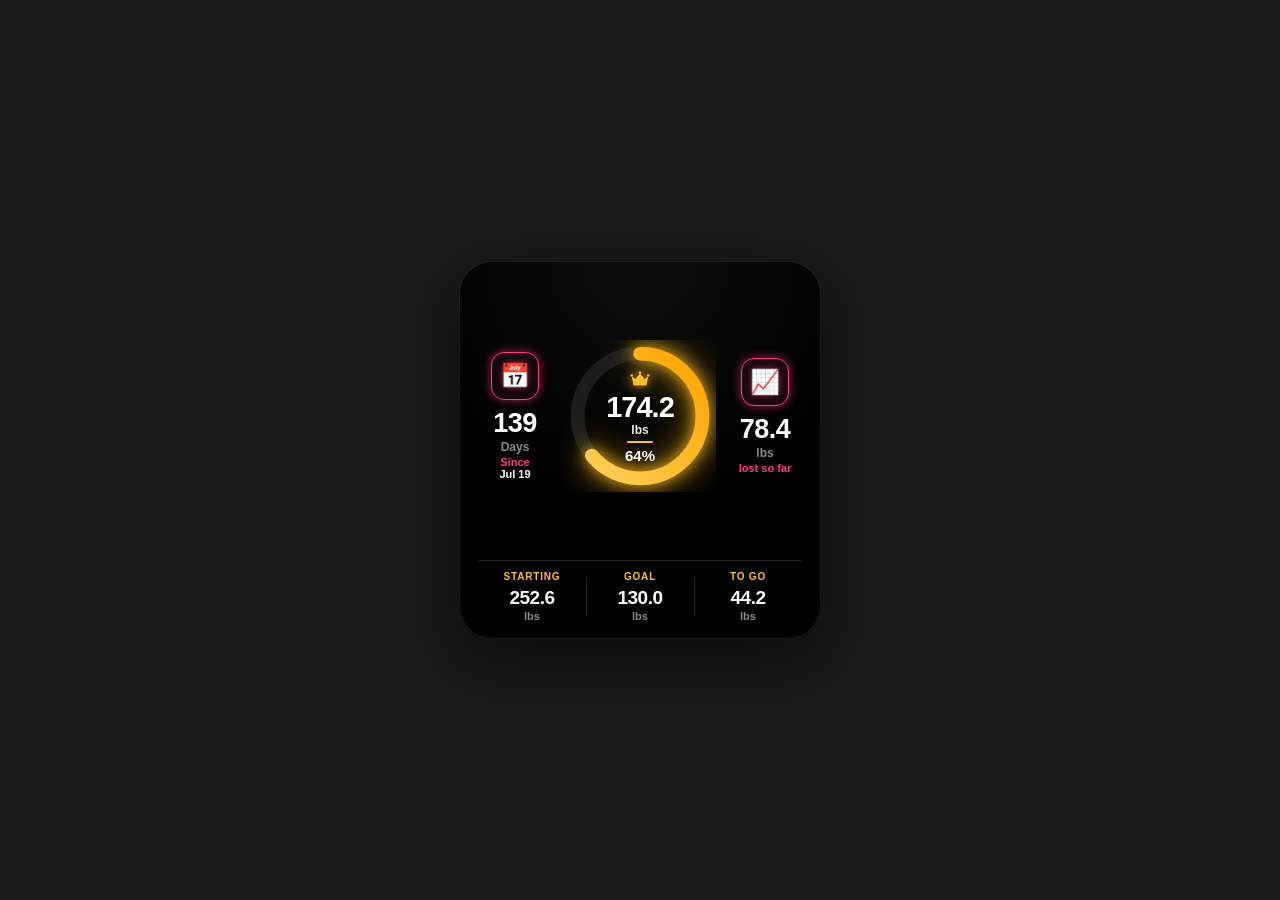
<file: index.html>
<!DOCTYPE html>
<html lang="en">
<head>
<meta charset="UTF-8" />
<meta name="viewport" content="width=device-width, initial-scale=1.0" />
<title>Weight Tracker Widget</title>
<style>
  :root {
    --gold: #ffc02e;
    --gold-deep: #f5a623;
    --pink: #ff3d7f;
    --bg: #0a0a0a;
    --card: #000000;
    --gray: #8a8a8a;
  }

  * { box-sizing: border-box; }

  html, body {
    margin: 0;
    padding: 0;
    height: 100%;
    background: #1a1a1a;
    display: flex;
    align-items: center;
    justify-content: center;
    font-family: -apple-system, BlinkMacSystemFont, "Segoe UI", Roboto, Helvetica, Arial, sans-serif;
  }

  .card {
    width: 360px;
    height: 376px;
    background: radial-gradient(120% 120% at 50% 0%, #0d0d0d 0%, #000 60%);
    border-radius: 32px;
    padding: 22px 18px 16px;
    box-shadow: 0 0 0 1px rgba(255,255,255,0.04), 0 20px 60px rgba(0,0,0,0.6);
    color: #fff;
    display: flex;
    flex-direction: column;
  }

  .top-row {
    flex: 1;
    display: flex;
    align-items: center;
    justify-content: space-between;
    gap: 6px;
    min-height: 0;
  }

  .side {
    flex: 0 0 74px;
    text-align: center;
  }

  .side .icon-wrap {
    width: 48px;
    height: 48px;
    margin: 0 auto 10px;
    border-radius: 13px;
    border: 1.5px solid var(--pink);
    display: flex;
    align-items: center;
    justify-content: center;
    box-shadow: 0 0 10px rgba(255, 61, 127, 0.55), inset 0 0 8px rgba(255, 61, 127, 0.25);
  }

  .side .icon-wrap .emoji {
    font-size: 24px;
    line-height: 1;
    filter: drop-shadow(0 0 4px rgba(255, 61, 127, 0.7));
  }

  .side .big {
    font-size: 27px;
    font-weight: 800;
    line-height: 1;
    margin-bottom: 3px;
    letter-spacing: -0.5px;
  }

  .side .unit {
    font-size: 12px;
    color: var(--gray);
    font-weight: 600;
    margin-bottom: 2px;
  }

  .side .accent {
    font-size: 11px;
    color: var(--pink);
    font-weight: 600;
  }

  .side .plain {
    font-size: 11px;
    color: #fff;
    font-weight: 600;
  }

  .ring-col {
    flex: 1;
    display: flex;
    justify-content: center;
  }

  .ring-wrap {
    position: relative;
    width: 152px;
    height: 152px;
    flex: 0 0 auto;
  }

  .ring-wrap > svg {
    transform: rotate(-90deg);
    width: 100%;
    height: 100%;
    display: block;
  }

  .ring-track {
    fill: none;
    stroke: #1c1c1c;
    stroke-width: 18;
  }

  .ring-progress {
    fill: none;
    stroke: url(#goldGradient);
    stroke-width: 18;
    stroke-linecap: round;
    filter: drop-shadow(0 0 10px rgba(255, 192, 46, 0.9)) drop-shadow(0 0 22px rgba(255, 176, 0, 0.55));
    transition: stroke-dasharray 0.8s ease;
  }

  .ring-center {
    position: absolute;
    inset: 0;
    display: flex;
    flex-direction: column;
    align-items: center;
    justify-content: center;
    text-align: center;
  }

  .crown {
    width: 22px;
    height: 22px;
    margin-bottom: 2px;
    filter: drop-shadow(0 0 6px rgba(255, 192, 46, 0.9));
  }

  .ring-center .weight {
    font-size: 29px;
    font-weight: 800;
    line-height: 1;
    letter-spacing: -1px;
  }

  .ring-center .lbs {
    font-size: 12px;
    color: #eee;
    font-weight: 600;
    margin-top: 1px;
  }

  .ring-center .divider {
    width: 26px;
    height: 2px;
    background: var(--gold);
    margin: 4px 0;
    border-radius: 2px;
  }

  .ring-center .pct {
    font-size: 15px;
    font-weight: 700;
    color: #fff;
  }

  .hr {
    height: 1px;
    background: rgba(255,255,255,0.14);
    margin: 12px 0 10px;
    border: none;
    flex: 0 0 auto;
  }

  .bottom-row {
    display: flex;
    justify-content: space-between;
    flex: 0 0 auto;
  }

  .stat {
    flex: 1;
    text-align: center;
    position: relative;
  }

  .stat + .stat::before {
    content: "";
    position: absolute;
    left: 0;
    top: 6px;
    bottom: 6px;
    width: 1px;
    background: rgba(255,255,255,0.14);
  }

  .stat .label {
    font-size: 10px;
    font-weight: 700;
    letter-spacing: 0.8px;
    color: var(--gold);
    text-transform: uppercase;
    margin-bottom: 5px;
  }

  .stat .value {
    font-size: 19px;
    font-weight: 800;
    letter-spacing: -0.5px;
  }

  .stat .unit {
    font-size: 11px;
    color: var(--gray);
    font-weight: 600;
    margin-top: 1px;
  }
</style>
</head>
<body>

<div class="card" id="card">

  <div class="top-row">
    <div class="side">
      <div class="icon-wrap">
        <span class="emoji">📅</span>
      </div>
      <div class="big" id="daysCount">20</div>
      <div class="unit">Days</div>
      <div class="accent">Since</div>
      <div class="plain" id="sinceDate">Jul 1</div>
    </div>

    <div class="ring-col">
      <div class="ring-wrap">
        <svg viewBox="0 0 200 200" width="200" height="200">
          <defs>
            <linearGradient id="goldGradient" x1="0%" y1="0%" x2="100%" y2="100%">
              <stop offset="0%" stop-color="#ffd25c"></stop>
              <stop offset="100%" stop-color="#ffa300"></stop>
            </linearGradient>
          </defs>
          <circle class="ring-track" cx="100" cy="100" r="82"></circle>
          <circle class="ring-progress" id="ringProgress" cx="100" cy="100" r="82"
            stroke-dasharray="515.2" stroke-dashoffset="257.6"></circle>
        </svg>
        <div class="ring-center">
          <svg class="crown" viewBox="0 0 24 24" fill="var(--gold)">
            <path d="M3 8l4 3 5-6 5 6 4-3-2 10H5L3 8z"></path>
            <circle cx="3" cy="7" r="1.4"></circle>
            <circle cx="12" cy="4" r="1.4"></circle>
            <circle cx="21" cy="7" r="1.4"></circle>
          </svg>
          <div class="weight"><span id="currentWeight">220.0</span></div>
          <div class="lbs">lbs</div>
          <div class="divider"></div>
          <div class="pct" id="pctLabel">50%</div>
        </div>
      </div>
    </div>

    <div class="side">
      <div class="icon-wrap">
        <span class="emoji">📈</span>
      </div>
      <div class="big" id="lostAmount">30.0</div>
      <div class="unit">lbs</div>
      <div class="accent">lost so far</div>
    </div>
  </div>

  <hr class="hr" />

  <div class="bottom-row">
    <div class="stat">
      <div class="label">Starting</div>
      <div class="value" id="startingWeight">250.0</div>
      <div class="unit">lbs</div>
    </div>
    <div class="stat">
      <div class="label">Goal</div>
      <div class="value" id="goalWeight">160.0</div>
      <div class="unit">lbs</div>
    </div>
    <div class="stat">
      <div class="label">To Go</div>
      <div class="value" id="toGoWeight">45.0</div>
      <div class="unit">lbs</div>
    </div>
  </div>

</div>

<script>
  // ---- Configure your tracker here ----
  const config = {
    startDate: "2026-07-19", // "Since" date, ISO format
    startingWeight: 252.6,
    currentWeight: 174.2,
    goalWeight: 130.0,
  };
  // --------------------------------------

  function formatDate(iso) {
    const d = new Date(iso + "T00:00:00");
    return d.toLocaleDateString("en-US", { month: "short", day: "numeric" });
  }

  function daysSince(iso) {
    const start = new Date(iso + "T00:00:00");
    const now = new Date();
    const startUTC = Date.UTC(start.getFullYear(), start.getMonth(), start.getDate());
    const nowUTC = Date.UTC(now.getFullYear(), now.getMonth(), now.getDate());
    return Math.max(0, Math.round((nowUTC - startUTC) / 86400000));
  }

  function render(cfg) {
    const totalToLose = cfg.startingWeight - cfg.goalWeight;
    const lostSoFar = cfg.startingWeight - cfg.currentWeight;
    const toGo = cfg.currentWeight - cfg.goalWeight;
    const pct = totalToLose > 0 ? Math.min(100, Math.max(0, (lostSoFar / totalToLose) * 100)) : 0;

    document.getElementById("daysCount").textContent = daysSince(cfg.startDate);
    document.getElementById("sinceDate").textContent = formatDate(cfg.startDate);
    document.getElementById("currentWeight").textContent = cfg.currentWeight.toFixed(1);
    document.getElementById("pctLabel").textContent = Math.round(pct) + "%";
    document.getElementById("lostAmount").textContent = lostSoFar.toFixed(1);
    document.getElementById("startingWeight").textContent = cfg.startingWeight.toFixed(1);
    document.getElementById("goalWeight").textContent = cfg.goalWeight.toFixed(1);
    document.getElementById("toGoWeight").textContent = toGo.toFixed(1);

    const r = 82;
    const circumference = 2 * Math.PI * r;
    const offset = circumference * (1 - pct / 100);
    const ring = document.getElementById("ringProgress");
    ring.setAttribute("stroke-dasharray", circumference.toFixed(2));
    ring.setAttribute("stroke-dashoffset", offset.toFixed(2));
  }

  render(config);
</script>

</body>
</html>
</file>
